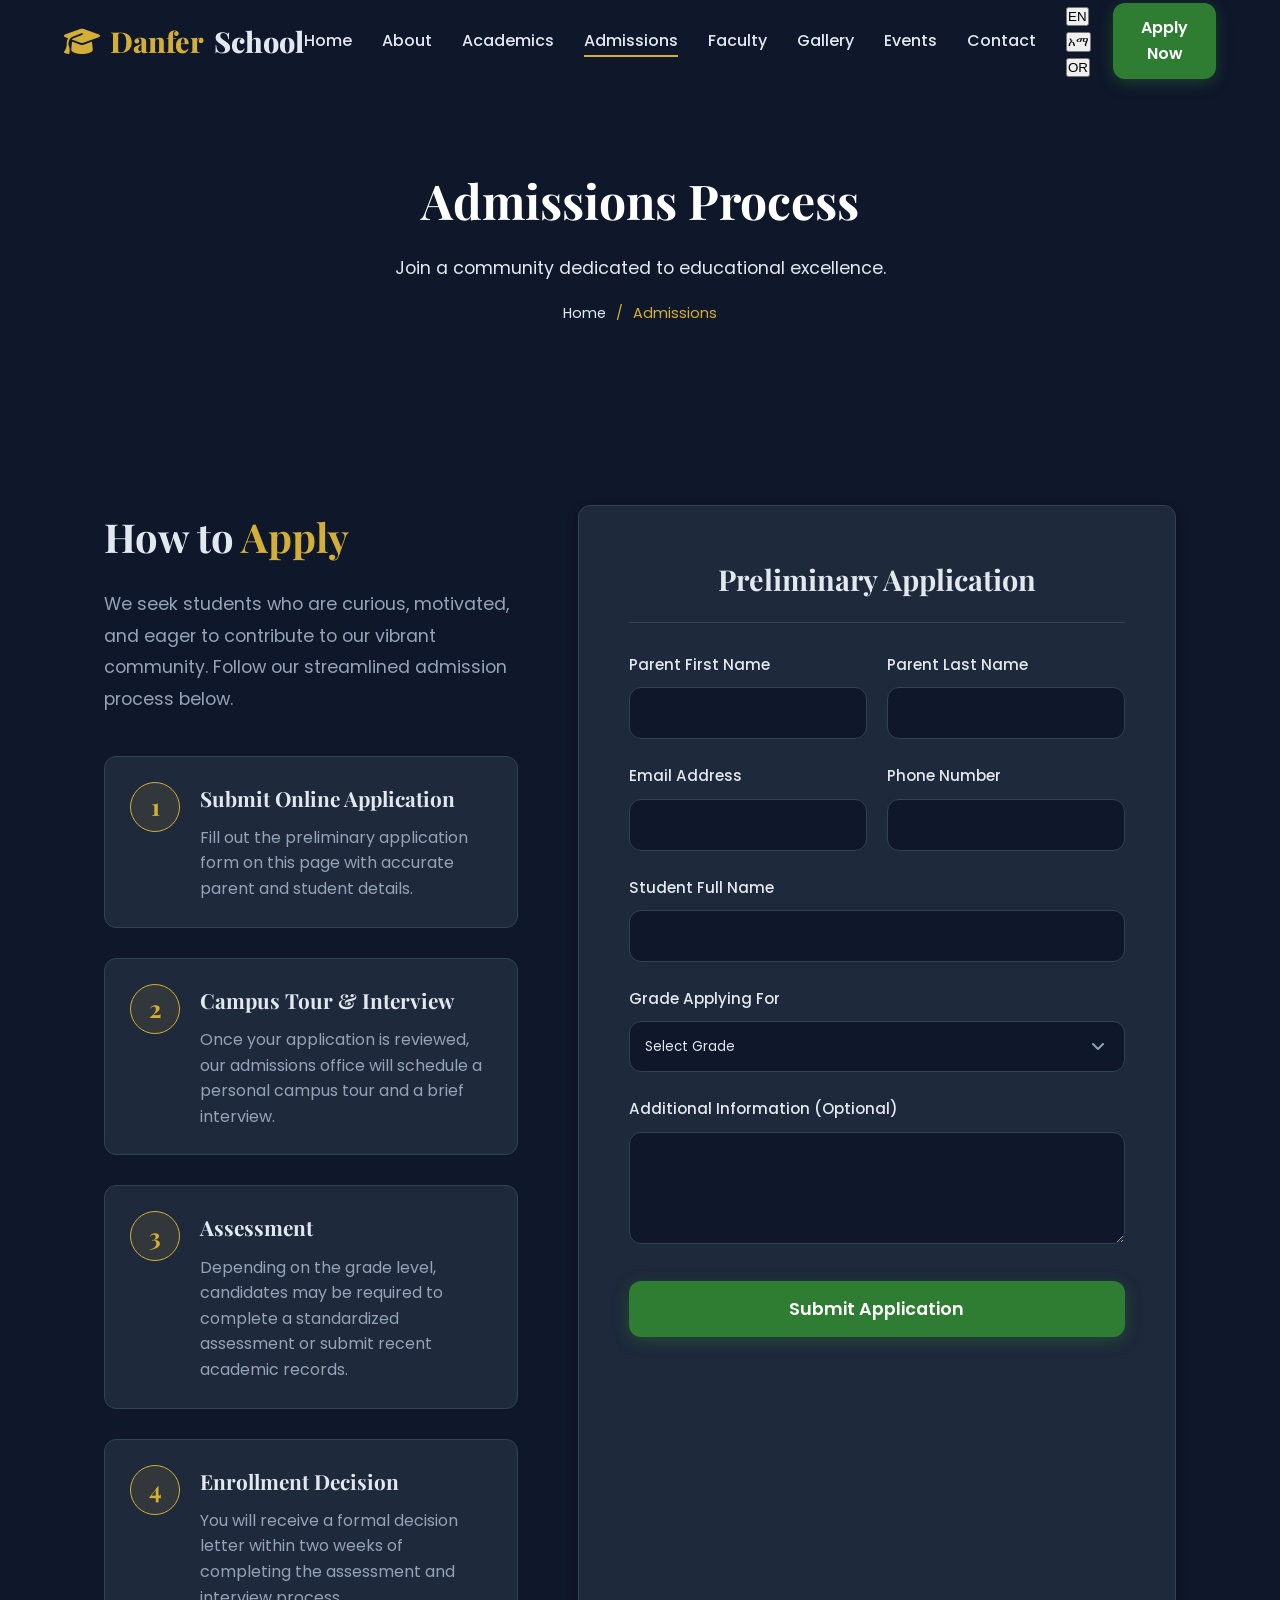
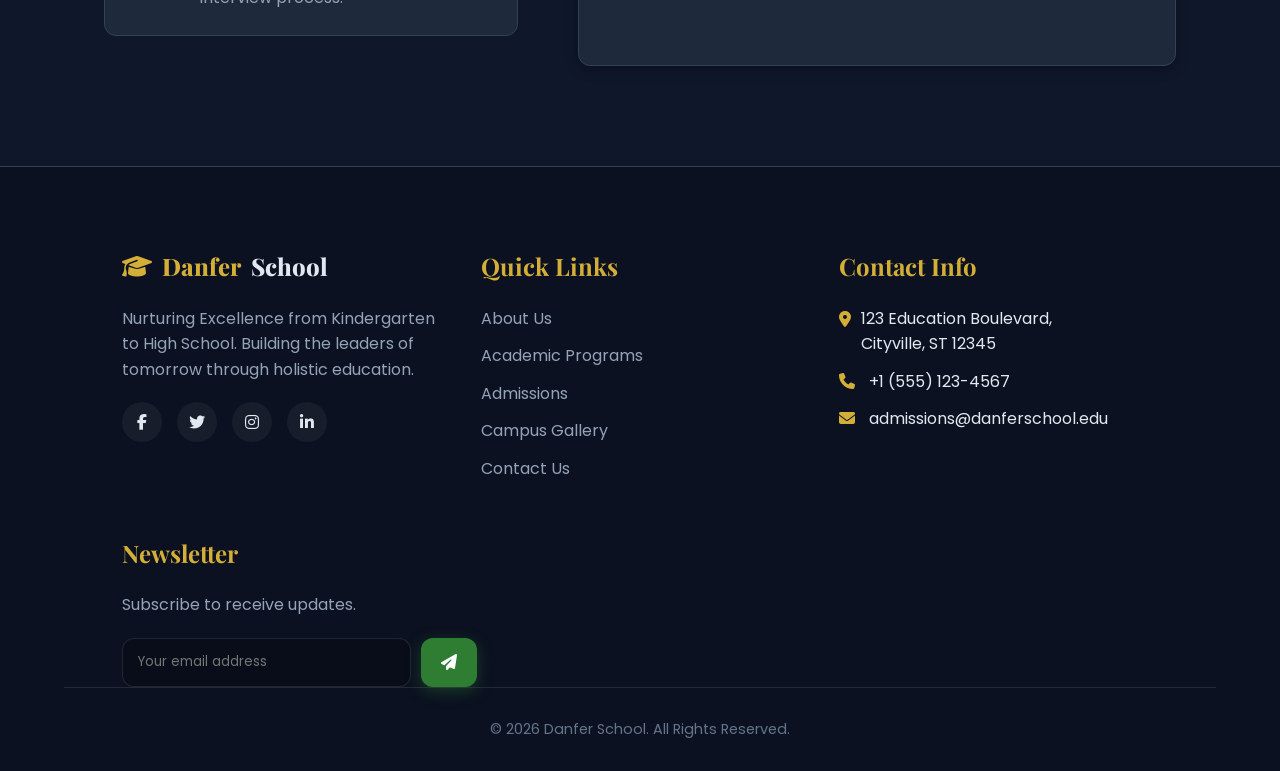
<file: admissions.html>
<!DOCTYPE html>
<html lang="en">
<head>
  <meta charset="UTF-8">
  <meta name="viewport" content="width=device-width, initial-scale=1.0">
  <title>Admissions | Danfer School</title>
  
  <link rel="stylesheet" href="https://cdnjs.cloudflare.com/ajax/libs/font-awesome/6.4.0/css/all.min.css">
  <link rel="stylesheet" href="css/styles.css">
  <style>
    .admissions-container { display: flex; flex-wrap: wrap; gap: 60px; padding: 100px 5%; }
    .admissions-info { flex: 1; min-width: 300px; }
    .admissions-form-wrapper { flex: 1.2; min-width: 350px; background-color: var(--bg-card); padding: 50px; border-radius: var(--radius); border: 1px solid var(--border-color); box-shadow: var(--shadow-soft); position: relative; overflow: hidden; }
    
    .form-group { margin-bottom: 25px; position: relative; }
    .form-group label { display: block; margin-bottom: 10px; font-weight: 500; color: var(--text-main); font-size: 0.95rem; }
    .form-control { width: 100%; padding: 15px; background-color: var(--bg-main); border: 1px solid var(--border-color); border-radius: var(--radius); color: var(--text-main); font-family: 'Poppins', sans-serif; transition: border-color var(--transition), box-shadow var(--transition); }
    .form-control:focus { outline: none; border-color: var(--primary-gold); box-shadow: 0 0 0 4px rgba(212, 175, 55, 0.1); }
    
    .form-row { display: flex; gap: 20px; }
    .form-row .form-group { flex: 1; }
    
    select.form-control { appearance: none; cursor: pointer; }
    .select-wrapper { position: relative; }
    .select-wrapper::after { content: '\f107'; font-family: 'Font Awesome 6 Free'; font-weight: 900; position: absolute; right: 20px; top: 50%; transform: translateY(-50%); color: var(--text-muted); pointer-events: none; }
    
    .error-text { color: var(--primary-red); font-size: 0.85rem; margin-top: 8px; display: none; position: absolute; bottom: -20px; left: 0; }
    .form-group.error .form-control { border-color: var(--primary-red); }
    .form-group.error .error-text { display: block; }
    
    /* Success Overlay */
    .success-message { position: absolute; top: 0; left: 0; width: 100%; height: 100%; background-color: var(--bg-card); display: flex; flex-direction: column; align-items: center; justify-content: center; text-align: center; opacity: 0; visibility: hidden; transition: all 0.5s ease; z-index: 10; padding: 40px; }
    .success-message.show { opacity: 1; visibility: visible; }
    .success-icon { width: 90px; height: 90px; background-color: rgba(76, 175, 80, 0.1); color: var(--primary-green); border-radius: 50%; display: flex; align-items: center; justify-content: center; font-size: 3rem; margin-bottom: 25px; }
    .success-message h3 { font-size: 2rem; color: var(--text-main); margin-bottom: 15px; }
    .success-message p { color: var(--text-muted); margin-bottom: 30px; font-size: 1.1rem; }
    
    .step-list { margin-top: 40px; }
    .step-item { display: flex; gap: 20px; margin-bottom: 30px; background-color: var(--bg-card); padding: 25px; border-radius: var(--radius); border: 1px solid var(--border-color); transition: transform var(--transition), border-color var(--transition); }
    .step-item:hover { transform: translateX(10px); border-color: var(--primary-gold); }
    .step-number { width: 50px; height: 50px; background-color: rgba(212, 175, 55, 0.1); color: var(--primary-gold); border-radius: 50%; display: flex; align-items: center; justify-content: center; font-weight: bold; font-family: 'Playfair Display', serif; font-size: 1.5rem; flex-shrink: 0; border: 1px solid var(--primary-gold); }
    .step-content h4 { font-size: 1.3rem; margin-bottom: 10px; color: var(--text-main); }
    .step-content p { color: var(--text-muted); font-size: 1rem; }
    
    @media (max-width: 768px) {
      .form-row { flex-direction: column; gap: 0; }
    }
  </style>
</head>
<body>
  <!-- Preloader -->
  <div id="preloader"><div class="spinner"></div></div>

  <!-- Header -->
  <header class="notranslate">
    <a href="index.html" class="logo"><i class="fa-solid fa-graduation-cap"></i>Danfer<span>School</span></a>
    <nav>
      <ul class="nav-links">
        <li><a href="index.html">Home</a></li>
        <li><a href="about.html">About</a></li>
        <li><a href="academics.html">Academics</a></li>
        <li><a href="admissions.html">Admissions</a></li>
        <li><a href="faculty.html">Faculty</a></li>
        <li><a href="gallery.html">Gallery</a></li>
        <li><a href="events.html">Events</a></li>
        <li><a href="contact.html">Contact</a></li>
      </ul>
    </nav>
    <div class="nav-actions">
      <div id="google_translate_element" class="custom-translate"></div>
      <div class="lang-switcher notranslate">
        <button class="active-lang" data-lang="en">EN</button>
        <button data-lang="am">አማ</button>
        <button data-lang="om">OR</button>
      </div>
      <a href="admissions.html" class="btn btn-primary">Apply Now</a>
    </div>
    <button id="menuToggle" class="menu-toggle"><i class="fa-solid fa-bars"></i></button>
  </header>

  <!-- Mobile Menu -->
  <div id="mobileMenu" class="mobile-menu notranslate">
    <button id="closeMenu" class="close-menu"><i class="fa-solid fa-xmark"></i></button>
    <ul>
      <li><a href="index.html">Home</a></li>
      <li><a href="about.html">About</a></li>
      <li><a href="academics.html">Academics</a></li>
      <li><a href="admissions.html">Admissions</a></li>
      <li><a href="faculty.html">Faculty</a></li>
      <li><a href="gallery.html">Gallery</a></li>
      <li><a href="events.html">Events</a></li>
      <li><a href="contact.html">Contact</a></li>
    </ul>
  </div>
  <div id="mobileOverlay" class="mobile-overlay" aria-hidden="true"></div>

  <div class="translate-content">

  <!-- Page Header -->
  <div class="page-header" style="background: linear-gradient(rgba(15,23,42,0.8), rgba(15,23,42,0.9)), url('https://images.unsplash.com/photo-1541829070764-84a7d30dd3f3?auto=format&fit=crop&q=80&w=1920') center/cover;">
    <h1 class="reveal">Admissions Process</h1>
    <p class="reveal stagger-1">Join a community dedicated to educational excellence.</p>
    <div class="breadcrumbs reveal stagger-2">
      <a href="index.html">Home</a> / <span>Admissions</span>
    </div>
  </div>

  <section class="admissions-container">
    <div class="admissions-info reveal">
      <h2 style="font-size: 2.5rem; margin-bottom: 20px; font-family: 'Playfair Display', serif;">How to <span style="color: var(--primary-gold);">Apply</span></h2>
      <p style="color: var(--text-muted); font-size: 1.1rem; line-height: 1.8;">We seek students who are curious, motivated, and eager to contribute to our vibrant community. Follow our streamlined admission process below.</p>
      
      <div class="step-list">
        <div class="step-item">
          <div class="step-number">1</div>
          <div class="step-content">
            <h4>Submit Online Application</h4>
            <p>Fill out the preliminary application form on this page with accurate parent and student details.</p>
          </div>
        </div>
        <div class="step-item">
          <div class="step-number">2</div>
          <div class="step-content">
            <h4>Campus Tour & Interview</h4>
            <p>Once your application is reviewed, our admissions office will schedule a personal campus tour and a brief interview.</p>
          </div>
        </div>
        <div class="step-item">
          <div class="step-number">3</div>
          <div class="step-content">
            <h4>Assessment</h4>
            <p>Depending on the grade level, candidates may be required to complete a standardized assessment or submit recent academic records.</p>
          </div>
        </div>
        <div class="step-item">
          <div class="step-number">4</div>
          <div class="step-content">
            <h4>Enrollment Decision</h4>
            <p>You will receive a formal decision letter within two weeks of completing the assessment and interview process.</p>
          </div>
        </div>
      </div>
    </div>
    
    <div class="admissions-form-wrapper reveal stagger-1">
      <h3 style="font-size: 1.8rem; margin-bottom: 30px; font-family: 'Playfair Display', serif; text-align: center; border-bottom: 1px solid var(--border-color); padding-bottom: 20px;">Preliminary Application</h3>
      
      <form id="admissionsForm" novalidate>
        <div class="form-row">
          <div class="form-group">
            <label for="firstName">Parent First Name</label>
            <input type="text" id="firstName" class="form-control" autocomplete="off">
            <span class="error-text">First name is required</span>
          </div>
          <div class="form-group">
            <label for="lastName">Parent Last Name</label>
            <input type="text" id="lastName" class="form-control" autocomplete="off">
            <span class="error-text">Last name is required</span>
          </div>
        </div>
        
        <div class="form-row">
          <div class="form-group">
            <label for="email">Email Address</label>
            <input type="email" id="email" class="form-control" autocomplete="off">
            <span class="error-text">Valid email is required</span>
          </div>
          <div class="form-group">
            <label for="phone">Phone Number</label>
            <input type="tel" id="phone" class="form-control" autocomplete="off">
            <span class="error-text">Valid phone is required</span>
          </div>
        </div>
        
        <div class="form-group">
          <label for="studentName">Student Full Name</label>
          <input type="text" id="studentName" class="form-control" autocomplete="off">
          <span class="error-text">Student name is required</span>
        </div>
        
        <div class="form-group">
          <label for="grade">Grade Applying For</label>
          <div class="select-wrapper">
            <select id="grade" class="form-control">
              <option value="" disabled selected>Select Grade</option>
              <option value="kindergarten">Kindergarten (K1-K3)</option>
              <option value="elementary">Elementary (G1-G8)</option>
              <option value="highschool">High School (G9-G12)</option>
            </select>
          </div>
          <span class="error-text">Please select a grade</span>
        </div>
        
        <div class="form-group" style="margin-bottom: 30px;">
          <label for="message">Additional Information (Optional)</label>
          <textarea id="message" class="form-control" rows="4" style="resize: vertical;"></textarea>
        </div>
        
        <button type="submit" class="btn btn-primary" style="width: 100%; font-size: 1.1rem; padding: 15px;">Submit Application</button>
      </form>
      
      <!-- Success UI Message (Hidden by default) -->
      <div id="successMessage" class="success-message">
        <div class="success-icon"><i class="fa-solid fa-check"></i></div>
        <h3>Application Received!</h3>
        <p>Thank you for choosing Danfer School. Our admissions team will contact you within 48 hours to schedule your campus tour.</p>
        <button id="resetFormBtn" class="btn btn-secondary">Submit Another Application</button>
      </div>
    </div>
  </section>

  <!-- Footer -->
  <footer>
    <div class="footer-grid">
      <div class="footer-col">
        <a href="index.html" class="logo" style="margin-bottom:20px; font-size:1.5rem;"><i class="fa-solid fa-graduation-cap"></i>Danfer<span>School</span></a>
        <p>Nurturing Excellence from Kindergarten to High School. Building the leaders of tomorrow through holistic education.</p>
        <div class="social-icons">
          <a href="#"><i class="fa-brands fa-facebook-f"></i></a>
          <a href="#"><i class="fa-brands fa-twitter"></i></a>
          <a href="#"><i class="fa-brands fa-instagram"></i></a>
          <a href="#"><i class="fa-brands fa-linkedin-in"></i></a>
        </div>
      </div>
      <div class="footer-col">
        <h3>Quick Links</h3>
        <ul>
          <li><a href="about.html">About Us</a></li>
          <li><a href="academics.html">Academic Programs</a></li>
          <li><a href="admissions.html">Admissions</a></li>
          <li><a href="gallery.html">Campus Gallery</a></li>
          <li><a href="contact.html">Contact Us</a></li>
        </ul>
      </div>
      <div class="footer-col">
        <h3>Contact Info</h3>
        <ul>
          <li style="display:flex; gap:10px;"><i class="fa-solid fa-location-dot" style="color:var(--primary-gold); margin-top:5px;"></i> <span>123 Education Boulevard,<br>Cityville, ST 12345</span></li>
          <li><i class="fa-solid fa-phone" style="margin-right:10px; color:var(--primary-gold);"></i> +1 (555) 123-4567</li>
          <li><i class="fa-solid fa-envelope" style="margin-right:10px; color:var(--primary-gold);"></i> admissions@danferschool.edu</li>
        </ul>
      </div>
      <div class="footer-col">
        <h3>Newsletter</h3>
        <p>Subscribe to receive updates.</p>
        <form class="newsletter-form">
          <input type="email" placeholder="Your email address" required>
          <button type="submit" class="btn btn-primary" style="padding:12px 20px;"><i class="fa-solid fa-paper-plane"></i></button>
        </form>
      </div>
    </div>
    <div class="footer-bottom">
      <p>&copy; 2026 Danfer School. All Rights Reserved.</p>
    </div>
  </footer>

  </div>

  <button id="backToTop" class="back-to-top" aria-label="Back to Top"><i class="fa-solid fa-arrow-up"></i></button>
  <script src="js/script.js"></script>
  
  <script>
    // Form Validation Logic
    document.addEventListener('DOMContentLoaded', () => {
      const form = document.getElementById('admissionsForm');
      const inputs = [
        { id: 'firstName', type: 'text' },
        { id: 'lastName', type: 'text' },
        { id: 'email', type: 'email' },
        { id: 'phone', type: 'phone' },
        { id: 'studentName', type: 'text' },
        { id: 'grade', type: 'select' }
      ];
      
      form.addEventListener('submit', (e) => {
        e.preventDefault();
        let isValid = true;
        
        inputs.forEach(inputDef => {
          const element = document.getElementById(inputDef.id);
          const formGroup = element.closest('.form-group');
          const value = element.value.trim();
          
          let hasError = false;
          
          if (!value) {
            hasError = true;
          } else if (inputDef.type === 'email') {
            const emailRegex = /^[^\s@]+@[^\s@]+\.[^\s@]+$/;
            if (!emailRegex.test(value)) hasError = true;
          }
          
          if (hasError) {
            formGroup.classList.add('error');
            isValid = false;
          } else {
            formGroup.classList.remove('error');
          }
        });
        
        if (isValid) {
          // Simulate API call and show success
          const btn = form.querySelector('button[type="submit"]');
          const originalText = btn.innerHTML;
          btn.innerHTML = '<i class="fa-solid fa-spinner fa-spin"></i> Processing...';
          btn.disabled = true;
          
          setTimeout(() => {
            document.getElementById('successMessage').classList.add('show');
            btn.innerHTML = originalText;
            btn.disabled = false;
            form.reset();
          }, 1500);
        }
      });
      
      // Remove class error on input
      inputs.forEach(inputDef => {
        const element = document.getElementById(inputDef.id);
        element.addEventListener('input', () => {
          element.closest('.form-group').classList.remove('error');
        });
        element.addEventListener('change', () => {
          element.closest('.form-group').classList.remove('error');
        });
      });
      
      // Reset Form Button
      document.getElementById('resetFormBtn').addEventListener('click', () => {
        document.getElementById('successMessage').classList.remove('show');
      });
    });
  </script>

  <script>
    function googleTranslateElementInit() {
      new google.translate.TranslateElement({
        pageLanguage: 'en',
        includedLanguages: 'en,am,om',
        layout: google.translate.TranslateElement.InlineLayout.SIMPLE
      }, 'google_translate_element');
    }
  </script>
  <script src="//translate.google.com/translate_a/element.js?cb=googleTranslateElementInit"></script>

  <script>
    // Custom Language Switcher
    document.addEventListener('DOMContentLoaded', () => {
      const langBtns = document.querySelectorAll('.lang-switcher button');
      langBtns.forEach(btn => {
        btn.addEventListener('click', () => {
          const lang = btn.getAttribute('data-lang');
          langBtns.forEach(b => b.classList.remove('active-lang'));
          btn.classList.add('active-lang');
          // Trigger Google Translate
          const select = document.querySelector('.goog-te-combo');
          if (select) {
            select.value = lang;
            select.dispatchEvent(new Event('change'));
          }
        });
      });
    });
  </script>
</body>
</html>
</file>
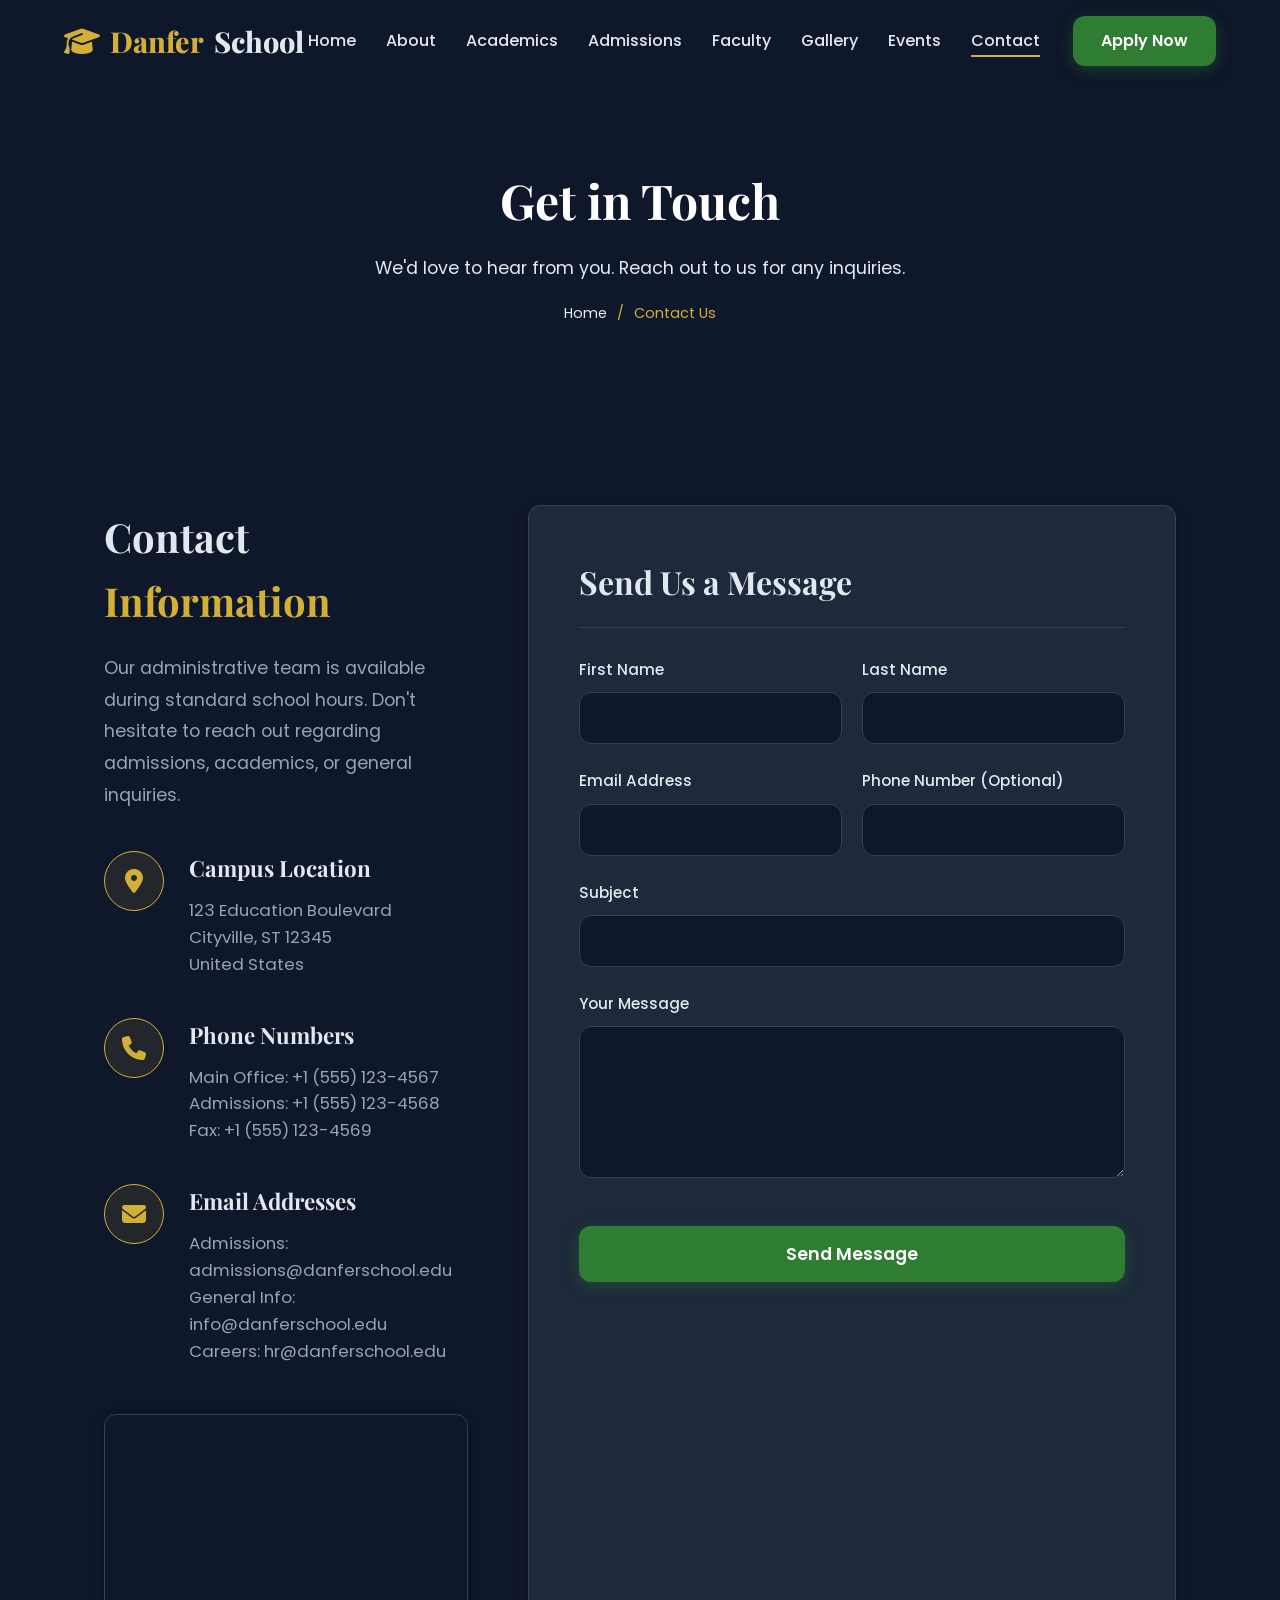
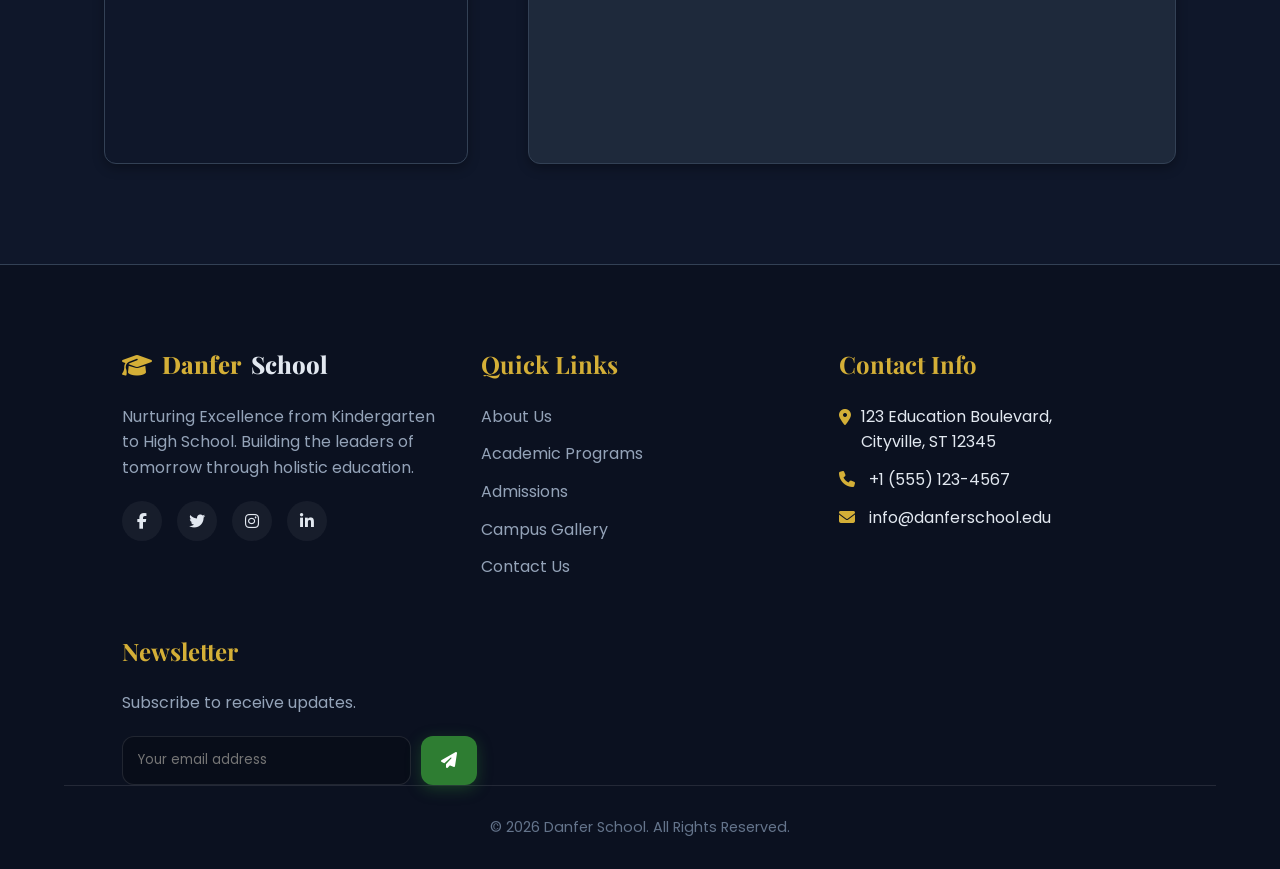
<file: contact.html>
<!DOCTYPE html>
<html lang="en">
<head>
  <meta charset="UTF-8">
  <meta name="viewport" content="width=device-width, initial-scale=1.0">
  <title>Contact Us | Danfer School</title>
  
  <link rel="stylesheet" href="https://cdnjs.cloudflare.com/ajax/libs/font-awesome/6.4.0/css/all.min.css">
  <link rel="stylesheet" href="css/styles.css">
  <style>
    .contact-container { padding: 100px 5%; display: flex; flex-wrap: wrap; gap: 60px; justify-content: space-between; }
    .contact-info { flex: 1; min-width: 300px; max-width: 500px; }
    .contact-form-wrapper { flex: 1.5; min-width: 350px; background-color: var(--bg-card); padding: 50px; border-radius: var(--radius); border: 1px solid var(--border-color); box-shadow: var(--shadow-soft); position: relative; overflow: hidden; }
    
    .info-item { display: flex; gap: 25px; margin-bottom: 40px; align-items: flex-start; }
    .info-icon { width: 60px; height: 60px; background-color: rgba(212, 175, 55, 0.1); color: var(--primary-gold); border-radius: 50%; display: flex; align-items: center; justify-content: center; font-size: 1.5rem; flex-shrink: 0; border: 1px solid var(--primary-gold); transition: transform var(--transition), background-color var(--transition); }
    .info-item:hover .info-icon { transform: translateY(-5px); background-color: var(--primary-gold); color: #0f172a; }
    
    .info-content h3 { font-size: 1.4rem; margin-bottom: 10px; color: var(--text-main); font-family: 'Playfair Display', serif; }
    .info-content p { color: var(--text-muted); line-height: 1.6; font-size: 1.05rem; }
    
    .map-container { width: 100%; height: 350px; border-radius: var(--radius); overflow: hidden; margin-top: 50px; border: 1px solid var(--border-color); box-shadow: var(--shadow-soft); }
    .map-container iframe { width: 100%; height: 100%; border: none; filter: grayscale(20%) contrast(1.2); transition: filter var(--transition); }
    [data-theme="dark"] .map-container iframe { filter: invert(90%) hue-rotate(180deg) brightness(85%) contrast(85%); }
    
    .form-group { margin-bottom: 25px; position: relative; }
    .form-group label { display: block; margin-bottom: 10px; font-weight: 500; color: var(--text-main); font-size: 0.95rem; }
    .form-control { width: 100%; padding: 15px; background-color: var(--bg-main); border: 1px solid var(--border-color); border-radius: var(--radius); color: var(--text-main); font-family: 'Poppins', sans-serif; transition: border-color var(--transition), box-shadow var(--transition); }
    .form-control:focus { outline: none; border-color: var(--primary-gold); box-shadow: 0 0 0 4px rgba(212, 175, 55, 0.1); }
    
    .form-row { display: flex; gap: 20px; }
    .form-row .form-group { flex: 1; }
    
    .error-text { color: var(--primary-red); font-size: 0.85rem; margin-top: 8px; display: none; position: absolute; bottom: -22px; left: 0; }
    .form-group.error .form-control { border-color: var(--primary-red); }
    .form-group.error .error-text { display: block; }
    
    /* Success Overlay */
    .success-overlay { position: absolute; inset: 0; background-color: var(--bg-card); display: flex; flex-direction: column; align-items: center; justify-content: center; text-align: center; opacity: 0; visibility: hidden; transition: all 0.5s ease; z-index: 10; padding: 40px; backdrop-filter: blur(5px); }
    .success-overlay.show { opacity: 1; visibility: visible; }
    .success-icon { width: 90px; height: 90px; background-color: rgba(76, 175, 80, 0.1); color: var(--primary-green); border-radius: 50%; display: flex; align-items: center; justify-content: center; font-size: 3rem; margin-bottom: 25px; }
    .success-overlay h3 { font-size: 2rem; color: var(--text-main); margin-bottom: 15px; font-family: 'Playfair Display', serif; }
    .success-overlay p { color: var(--text-muted); margin-bottom: 30px; font-size: 1.1rem; }
    
    @media (max-width: 768px) {
      .form-row { flex-direction: column; gap: 0; }
      .contact-container { gap: 50px; padding: 60px 5%; }
    }
  </style>
</head>
<body>
  <!-- Preloader -->
  <div id="preloader"><div class="spinner"></div></div>

  <!-- Header -->
  <header class="notranslate">
    <a href="index.html" class="logo"><i class="fa-solid fa-graduation-cap"></i>Danfer<span>School</span></a>
    <nav>
      <ul class="nav-links">
        <li><a href="index.html">Home</a></li>
        <li><a href="about.html">About</a></li>
        <li><a href="academics.html">Academics</a></li>
        <li><a href="admissions.html">Admissions</a></li>
        <li><a href="faculty.html">Faculty</a></li>
        <li><a href="gallery.html">Gallery</a></li>
        <li><a href="events.html">Events</a></li>
        <li><a href="contact.html">Contact</a></li>
      </ul>
    </nav>
    <div class="nav-actions">
      <div id="google_translate_element" class="custom-translate"></div>
      <a href="admissions.html" class="btn btn-primary">Apply Now</a>
    </div>
    <button id="menuToggle" class="menu-toggle"><i class="fa-solid fa-bars"></i></button>
  </header>

  <!-- Mobile Menu -->
  <div id="mobileMenu" class="mobile-menu notranslate">
    <button id="closeMenu" class="close-menu"><i class="fa-solid fa-xmark"></i></button>
    <ul>
      <li><a href="index.html">Home</a></li>
      <li><a href="about.html">About</a></li>
      <li><a href="academics.html">Academics</a></li>
      <li><a href="admissions.html">Admissions</a></li>
      <li><a href="faculty.html">Faculty</a></li>
      <li><a href="gallery.html">Gallery</a></li>
      <li><a href="events.html">Events</a></li>
      <li><a href="contact.html">Contact</a></li>
    </ul>
  </div>
  <div id="mobileOverlay" class="mobile-overlay" aria-hidden="true"></div>

  <div class="translate-content">

  <!-- Page Header -->
  <div class="page-header" style="background: linear-gradient(rgba(15,23,42,0.8), rgba(15,23,42,0.9)), url('https://images.unsplash.com/photo-1541829070764-84a7d30dd3f3?auto=format&fit=crop&q=80&w=1920') center/cover;">
    <h1 class="reveal">Get in Touch</h1>
    <p class="reveal stagger-1">We'd love to hear from you. Reach out to us for any inquiries.</p>
    <div class="breadcrumbs reveal stagger-2">
      <a href="index.html">Home</a> / <span>Contact Us</span>
    </div>
  </div>

  <section class="contact-container">
    
    <!-- Contact Info -->
    <div class="contact-info reveal">
      <h2 style="font-size: 2.5rem; margin-bottom: 20px; font-family: 'Playfair Display', serif;">Contact <span style="color: var(--primary-gold);">Information</span></h2>
      <p style="color: var(--text-muted); font-size: 1.1rem; line-height: 1.8; margin-bottom: 40px;">Our administrative team is available during standard school hours. Don't hesitate to reach out regarding admissions, academics, or general inquiries.</p>
      
      <div class="info-item">
        <div class="info-icon"><i class="fa-solid fa-location-dot"></i></div>
        <div class="info-content">
          <h3>Campus Location</h3>
          <p>123 Education Boulevard<br>Cityville, ST 12345<br>United States</p>
        </div>
      </div>
      
      <div class="info-item">
        <div class="info-icon"><i class="fa-solid fa-phone"></i></div>
        <div class="info-content">
          <h3>Phone Numbers</h3>
          <p>Main Office: +1 (555) 123-4567<br>Admissions: +1 (555) 123-4568<br>Fax: +1 (555) 123-4569</p>
        </div>
      </div>
      
      <div class="info-item">
        <div class="info-icon"><i class="fa-solid fa-envelope"></i></div>
        <div class="info-content">
          <h3>Email Addresses</h3>
          <p>Admissions: admissions@danferschool.edu<br>General Info: info@danferschool.edu<br>Careers: hr@danferschool.edu</p>
        </div>
      </div>
      
      <div class="map-container">
<iframe src="https://www.google.com/maps/embed?pb=!1m17!1m12!1m3!1d3799.1711156492515!2d38.908344174842945!3d8.793254391258978!2m3!1f0!2f0!3f0!3m2!1i1024!2i768!4f13.1!3m2!1m1!2zOMKwNDcnMzUuNyJOIDM4wrA1NCczOS4zIkU!5e1!3m2!1sen!2set!4v1774532905504!5m2!1sen!2set" width="400" height="300" style="border:0;" allowfullscreen="" loading="lazy" referrerpolicy="no-referrer-when-downgrade"></iframe>      </div>
    </div>
    
    <!-- Contact Form -->
    <div class="contact-form-wrapper reveal stagger-1">
      <h3 style="font-size: 2rem; margin-bottom: 30px; font-family: 'Playfair Display', serif; border-bottom: 1px solid var(--border-color); padding-bottom: 20px;">Send Us a Message</h3>
      
      <form id="contactForm" novalidate>
        <div class="form-row">
          <div class="form-group">
            <label for="firstName">First Name</label>
            <input type="text" id="firstName" class="form-control" autocomplete="off">
            <span class="error-text">First name is required</span>
          </div>
          <div class="form-group">
            <label for="lastName">Last Name</label>
            <input type="text" id="lastName" class="form-control" autocomplete="off">
            <span class="error-text">Last name is required</span>
          </div>
        </div>
        
        <div class="form-row">
          <div class="form-group">
            <label for="email">Email Address</label>
            <input type="email" id="email" class="form-control" autocomplete="off">
            <span class="error-text">Valid email is required</span>
          </div>
          <div class="form-group">
            <label for="phone">Phone Number (Optional)</label>
            <input type="tel" id="phone" class="form-control" autocomplete="off">
          </div>
        </div>
        
        <div class="form-group">
          <label for="subject">Subject</label>
          <input type="text" id="subject" class="form-control" autocomplete="off">
          <span class="error-text">Subject is required</span>
        </div>
        
        <div class="form-group" style="margin-bottom: 40px;">
          <label for="message">Your Message</label>
          <textarea id="message" class="form-control" rows="6" style="resize: vertical;"></textarea>
          <span class="error-text">Message is required</span>
        </div>
        
        <button type="submit" class="btn btn-primary" style="width: 100%; font-size: 1.1rem; padding: 15px;">Send Message</button>
      </form>
      
      <!-- Success UI Message (Hidden by default) -->
      <div id="successMessage" class="success-overlay">
        <div class="success-icon"><i class="fa-solid fa-paper-plane"></i></div>
        <h3>Message Sent!</h3>
        <p>Thank you for reaching out. A representative from Danfer School will get back to you within 24 hours.</p>
        <button id="resetFormBtn" class="btn btn-secondary">Send Another Message</button>
      </div>
    </div>
    
  </section>

  <!-- Footer -->
  <footer>
    <div class="footer-grid">
      <div class="footer-col">
        <a href="index.html" class="logo" style="margin-bottom:20px; font-size:1.5rem;"><i class="fa-solid fa-graduation-cap"></i>Danfer<span>School</span></a>
        <p>Nurturing Excellence from Kindergarten to High School. Building the leaders of tomorrow through holistic education.</p>
        <div class="social-icons">
          <a href="#"><i class="fa-brands fa-facebook-f"></i></a>
          <a href="#"><i class="fa-brands fa-twitter"></i></a>
          <a href="#"><i class="fa-brands fa-instagram"></i></a>
          <a href="#"><i class="fa-brands fa-linkedin-in"></i></a>
        </div>
      </div>
      <div class="footer-col">
        <h3>Quick Links</h3>
        <ul>
          <li><a href="about.html">About Us</a></li>
          <li><a href="academics.html">Academic Programs</a></li>
          <li><a href="admissions.html">Admissions</a></li>
          <li><a href="gallery.html">Campus Gallery</a></li>
          <li><a href="contact.html">Contact Us</a></li>
        </ul>
      </div>
      <div class="footer-col">
        <h3>Contact Info</h3>
        <ul>
          <li style="display:flex; gap:10px;"><i class="fa-solid fa-location-dot" style="color:var(--primary-gold); margin-top:5px;"></i> <span>123 Education Boulevard,<br>Cityville, ST 12345</span></li>
          <li><i class="fa-solid fa-phone" style="margin-right:10px; color:var(--primary-gold);"></i> +1 (555) 123-4567</li>
          <li><i class="fa-solid fa-envelope" style="margin-right:10px; color:var(--primary-gold);"></i> info@danferschool.edu</li>
        </ul>
      </div>
      <div class="footer-col">
        <h3>Newsletter</h3>
        <p>Subscribe to receive updates.</p>
        <form class="newsletter-form">
          <input type="email" placeholder="Your email address" required>
          <button type="submit" class="btn btn-primary" style="padding:12px 20px;"><i class="fa-solid fa-paper-plane"></i></button>
        </form>
      </div>
    </div>
    <div class="footer-bottom">
      <p>&copy; 2026 Danfer School. All Rights Reserved.</p>
    </div>
  </footer>

  </div>

  <button id="backToTop" class="back-to-top" aria-label="Back to Top"><i class="fa-solid fa-arrow-up"></i></button>
  <script src="js/script.js"></script>
  
  <script>
    // Form Validation Logic
    document.addEventListener('DOMContentLoaded', () => {
      const form = document.getElementById('contactForm');
      const inputs = [
        { id: 'firstName', type: 'text', required: true },
        { id: 'lastName', type: 'text', required: true },
        { id: 'email', type: 'email', required: true },
        { id: 'subject', type: 'text', required: true },
        { id: 'message', type: 'textarea', required: true }
      ];
      
      form.addEventListener('submit', (e) => {
        e.preventDefault();
        let isValid = true;
        
        inputs.forEach(inputDef => {
          if (!inputDef.required) return;
          
          const element = document.getElementById(inputDef.id);
          const formGroup = element.closest('.form-group');
          const value = element.value.trim();
          
          let hasError = false;
          
          if (!value) {
            hasError = true;
          } else if (inputDef.type === 'email') {
            const emailRegex = /^[^\s@]+@[^\s@]+\.[^\s@]+$/;
            if (!emailRegex.test(value)) hasError = true;
          }
          
          if (hasError) {
            formGroup.classList.add('error');
            isValid = false;
          } else {
            formGroup.classList.remove('error');
          }
        });
        
        if (isValid) {
          // Simulate API call and show success
          const btn = form.querySelector('button[type="submit"]');
          const originalText = btn.innerHTML;
          btn.innerHTML = '<i class="fa-solid fa-spinner fa-spin"></i> Sending...';
          btn.disabled = true;
          
          setTimeout(() => {
            document.getElementById('successMessage').classList.add('show');
            btn.innerHTML = originalText;
            btn.disabled = false;
            form.reset();
          }, 1500);
        }
      });
      
      // Remove error class on input
      inputs.forEach(inputDef => {
        const element = document.getElementById(inputDef.id);
        element.addEventListener('input', () => {
          element.closest('.form-group').classList.remove('error');
        });
      });
      
      // Reset Form Button
      document.getElementById('resetFormBtn').addEventListener('click', () => {
        document.getElementById('successMessage').classList.remove('show');
      });
    });
  </script>

  <script>
    function googleTranslateElementInit() {
      new google.translate.TranslateElement({
        pageLanguage: 'en',
        includedLanguages: 'en,am,om',
        layout: google.translate.TranslateElement.InlineLayout.SIMPLE
      }, 'google_translate_element');
    }
  </script>
  <script src="//translate.google.com/translate_a/element.js?cb=googleTranslateElementInit"></script>
</body>
</html>
</file>
<file: css/styles.css>
@import url('https://fonts.googleapis.com/css2?family=Playfair+Display:ital,wght@0,400..900;1,400..900&family=Poppins:ital,wght@0,100;0,200;0,300;0,400;0,500;0,600;0,700;0,800;0,900;1,100;1,200;1,300;1,400;1,500;1,600;1,700;1,800;1,900&display=swap');

:root {
  --primary-green: #2e7d32;
  --primary-red: #c62828;
  --primary-blue: #1565c0;
  --primary-gold: #d4af37;

  --bg-main: #0f172a;
  --bg-card: #1e293b;
  --bg-light: #f8fafc;

  --text-main: #e2e8f0;
  --text-muted: #94a3b8;
  --text-dark: #0f172a;

  --accent-green: #4caf50;
  --accent-gold: #facc15;

  --border-color: #334155;
  --shadow-soft: 0 4px 12px rgba(0, 0, 0, 0.3);

  --btn-primary: var(--primary-green);
  --btn-secondary: var(--primary-blue);
  --btn-danger: var(--primary-red);
  --btn-text: #ffffff;

  --radius: 12px;
  --transition: 0.3s ease;
}

[data-theme="light"] {
  --bg-main: #f8fafc;
  --bg-card: #ffffff;
  --bg-light: #e2e8f0;

  --text-main: #0f172a;
  --text-muted: #64748b;
  --text-dark: #f8fafc;
  
  --border-color: #cbd5e1;
  --shadow-soft: 0 4px 12px rgba(0, 0, 0, 0.05);
}

* {
  margin: 0;
  padding: 0;
  box-sizing: border-box;
}

body {
  --header-height: 82px;
  font-family: 'Poppins', sans-serif;
  background-color: var(--bg-main);
  color: var(--text-main);
  line-height: 1.6;
  overflow-x: hidden;
  padding-top: var(--header-height);
  transition: background-color var(--transition), color var(--transition);
}

header {
  height: var(--header-height);
}

@media (max-width: 768px) {
  body { --header-height: 76px; padding-top: var(--header-height); }
}

@media (max-width: 480px) {
  body { --header-height: 72px; padding-top: var(--header-height); }
}

h1, h2, h3, h4, h5, h6 {
  font-family: 'Playfair Display', serif;
  font-weight: 700;
  color: var(--text-main);
}
[data-theme="light"] h1, [data-theme="light"] h2, [data-theme="light"] h3, [data-theme="light"] h4, [data-theme="light"] h5, [data-theme="light"] h6 {
  color: var(--text-main);
}

a {
  text-decoration: none;
  color: inherit;
  transition: color var(--transition);
}

ul {
  list-style: none;
}

img {
  max-width: 100%;
  height: auto;
  display: block;
}

/* Preloader */
#preloader {
  position: fixed;
  top: 0;
  left: 0;
  width: 100%;
  height: 100%;
  background-color: var(--bg-main);
  z-index: 9999;
  display: flex;
  justify-content: center;
  align-items: center;
  transition: opacity 0.5s ease, visibility 0.5s ease;
}

#preloader.fade-out {
  opacity: 0;
  visibility: hidden;
}

.spinner {
  width: 50px;
  height: 50px;
  border: 5px solid var(--border-color);
  border-top-color: var(--primary-gold);
  border-radius: 50%;
  animation: spin 1s linear infinite;
}

@keyframes spin {
  to { transform: rotate(360deg); }
}

/* Navbar */
header {
  position: fixed;
  top: 0;
  left: 0;
  width: 100%;
  z-index: 1000;
  padding: 20px 5%;
  display: flex;
  justify-content: space-between;
  align-items: center;
  transition: padding var(--transition), background var(--transition), backdrop-filter var(--transition);
}

header.scrolled {
  padding: 10px 5%;
  background: rgba(15, 23, 42, 0.85);
  backdrop-filter: blur(10px);
  -webkit-backdrop-filter: blur(10px);
  border-bottom: 1px solid var(--border-color);
}
[data-theme="light"] header.scrolled {
  background: rgba(248, 250, 252, 0.85);
}

.logo {
  font-family: 'Playfair Display', serif;
  font-size: 1.8rem;
  font-weight: 800;
  color: var(--primary-gold);
  display: flex;
  align-items: center;
  gap: 10px;
}
.logo span {
  color: var(--text-main);
}

.nav-links {
  display: flex;
  align-items: center;
  gap: 30px;
}

.nav-links li a {
  font-weight: 500;
  font-size: 1rem;
  position: relative;
  padding: 5px 0;
}

.nav-links li a::after {
  content: '';
  position: absolute;
  bottom: 0;
  left: 0;
  width: 0;
  height: 2px;
  background-color: var(--primary-gold);
  transition: width var(--transition);
}

.nav-links li a:hover::after,
.nav-links li a.active::after {
  width: 100%;
}

.nav-actions {
  display: flex;
  align-items: center;
  gap: 15px;
}

.btn {
  display: inline-block;
  padding: 12px 28px;
  border-radius: var(--radius);
  font-weight: 600;
  cursor: pointer;
  text-align: center;
  transition: transform var(--transition), background var(--transition), box-shadow var(--transition);
  border: none;
  font-family: 'Poppins', sans-serif;
  font-size: 1rem;
  text-decoration: none;
}

.btn-primary {
  background-color: var(--btn-primary);
  color: var(--btn-text);
  box-shadow: 0 4px 15px rgba(46, 125, 50, 0.4);
}

.btn-primary:hover {
  transform: translateY(-3px);
  background-color: #388e3c;
  box-shadow: 0 6px 20px rgba(46, 125, 50, 0.6);
  color: #fff;
}

.btn-secondary {
  background-color: transparent;
  color: var(--text-main);
  border: 2px solid var(--primary-gold);
}

.btn-secondary:hover {
  background-color: var(--primary-gold);
  color: var(--bg-main);
  transform: translateY(-3px);
}

/* Theme Toggle */
.theme-toggle {
  background: none;
  border: none;
  color: var(--text-main);
  font-size: 1.2rem;
  cursor: pointer;
  width: 40px;
  height: 40px;
  border-radius: 50%;
  display: flex;
  align-items: center;
  justify-content: center;
  background-color: var(--bg-card);
  transition: background var(--transition), transform var(--transition);
  box-shadow: var(--shadow-soft);
}

.theme-toggle:hover {
  transform: scale(1.1);
  background-color: var(--border-color);
}

/* Mobile Menu Toggle */
.menu-toggle {
  display: none;
  background: none;
  border: none;
  color: var(--text-main);
  font-size: 1.8rem;
  cursor: pointer;
}

.skip-link {
  position: absolute;
  top: -40px;
  left: 0;
  background: var(--primary-gold);
  color: var(--bg-main);
  padding: 10px 16px;
  z-index: 1100;
  transition: top 0.2s ease;
  border-radius: 0 0 8px 0;
  font-weight: 700;
}

.skip-link:focus {
  top: 0;
}

:focus-visible,
button:focus-visible,
a:focus-visible,
input:focus-visible,
textarea:focus-visible,
select:focus-visible {
  outline: 3px solid var(--primary-gold);
  outline-offset: 2px;
}

@media (prefers-reduced-motion: reduce) {
  * {
    animation-duration: 0.01ms !important;
    animation-iteration-count: 1 !important;
    transition-duration: 0.01ms !important;
    scroll-behavior: auto !important;
  }
}

/* Layout Utilities */
section, .page-header {
  padding: 80px 5%;
}

.container-max {
  max-width: 1200px;
  margin: 0 auto;
  width: 100%;
}

.section-title {
  text-align: center;
  margin-bottom: 60px;
}

.section-title h2 {
  font-size: 2.5rem;
  margin-bottom: 15px;
}

.section-title h2 span {
  color: var(--primary-gold);
}

.section-title p {
  color: var(--text-muted);
  max-width: 600px;
  margin: 0 auto;
}

/* Cards Shared Styles */
.card-grid, .footer-grid, .faculty-grid, .gallery-grid, .programs-grid, .bento-grid, .events-container, .contact-container, .admissions-container {
  max-width: 1200px;
  margin-left: auto;
  margin-right: auto;
}

.card-grid {
  display: grid;
  grid-template-columns: repeat(auto-fit, minmax(300px, 1fr));
  gap: 30px;
}

.card {
  background-color: var(--bg-card);
  border-radius: var(--radius);
  padding: 30px;
  border: 1px solid var(--border-color);
  box-shadow: var(--shadow-soft);
  transition: transform var(--transition), box-shadow var(--transition), border-color var(--transition);
  position: relative;
  overflow: hidden;
  display: flex;
  flex-direction: column;
}

.card:hover {
  transform: translateY(-10px);
  box-shadow: 0 10px 25px rgba(0, 0, 0, 0.5);
  border-color: var(--primary-gold);
}
[data-theme="light"] .card:hover {
  box-shadow: 0 10px 25px rgba(0, 0, 0, 0.1);
}

.card-icon {
  font-size: 2.5rem;
  color: var(--primary-gold);
  margin-bottom: 20px;
}

.card-title {
  font-size: 1.5rem;
  margin-bottom: 15px;
  color: var(--text-main);
}

.card p {
  color: var(--text-muted);
  flex-grow: 1;
}

.card-img {
  width: 100%;
  height: 220px;
  object-fit: cover;
  border-radius: var(--radius) var(--radius) 0 0;
  margin: -30px -30px 20px -30px;
  width: calc(100% + 60px);
}

/* Footer */
footer {
  background-color: #0b1120;
  padding: 80px 5% 30px;
  border-top: 1px solid var(--border-color);
  color: #e2e8f0;
}
[data-theme="light"] footer {
  background-color: #0f172a;
  color: #f8fafc;
}

.footer-grid {
  display: grid;
  grid-template-columns: repeat(auto-fit, minmax(250px, 1fr));
  gap: 40px;
  margin-bottom: 40px;
}

.footer-col h3 {
  font-size: 1.5rem;
  color: var(--primary-gold);
  margin-bottom: 20px;
}

.footer-col p {
  color: #94a3b8;
  margin-bottom: 15px;
}

.footer-col ul li {
  margin-bottom: 12px;
}

.footer-col ul li a {
  color: #94a3b8;
  transition: color var(--transition), padding-left var(--transition);
}

.footer-col ul li a:hover {
  color: var(--primary-gold);
  padding-left: 5px;
}

.social-icons {
  display: flex;
  gap: 15px;
  margin-top: 20px;
}

.social-icons a {
  display: flex;
  align-items: center;
  justify-content: center;
  width: 40px;
  height: 40px;
  background-color: rgba(255,255,255,0.05);
  border-radius: 50%;
  color: #e2e8f0;
  transition: background var(--transition), transform var(--transition);
}

.social-icons a:hover {
  background-color: var(--primary-gold);
  transform: translateY(-3px);
  color: #0f172a;
}

.newsletter-form {
  display: flex;
  gap: 10px;
  margin-top: 20px;
}

.newsletter-form input {
  flex: 1;
  padding: 12px 15px;
  border-radius: var(--radius);
  border: 1px solid rgba(255,255,255,0.1);
  background-color: rgba(0,0,0,0.2);
  color: #e2e8f0;
  outline: none;
  font-family: 'Poppins', sans-serif;
}

.newsletter-form input:focus {
  border-color: var(--primary-gold);
}

.footer-bottom {
  text-align: center;
  padding-top: 30px;
  border-top: 1px solid rgba(255,255,255,0.1);
  color: #64748b;
  font-size: 0.9rem;
}

/* Animations - Reveal */
.reveal {
  opacity: 0;
  transform: translateY(50px);
  transition: all 0.8s ease;
}

.reveal.active {
  opacity: 1;
  transform: translateY(0);
}

.stagger-1 { transition-delay: 0.1s; }
.stagger-2 { transition-delay: 0.2s; }
.stagger-3 { transition-delay: 0.3s; }
.stagger-4 { transition-delay: 0.4s; }

/* Mobile Menu Styles */
.mobile-menu {
  position: fixed;
  top: 0;
  right: -100%;
  width: 100%;
  height: 100vh;
  background-color: var(--bg-main);
  z-index: 1200;
  display: flex;
  flex-direction: column;
  justify-content: center;
  align-items: center;
  transition: right 0.4s cubic-bezier(0.77, 0, 0.175, 1);
}

.mobile-overlay {
  position: fixed;
  inset: 0;
  background: rgba(0,0,0,0.5);
  opacity: 0;
  visibility: hidden;
  transition: opacity var(--transition);
  z-index: 1150;
}

.mobile-overlay.open {
  opacity: 1;
  visibility: visible;
}

.mobile-menu.open {
  right: 0;
}

.mobile-menu ul {
  text-align: center;
  margin-bottom: 40px;
}

.mobile-menu ul li {
  margin: 25px 0;
}

.mobile-menu ul li a {
  font-size: 1.8rem;
  font-family: 'Playfair Display', serif;
  color: var(--text-main);
  transition: color var(--transition);
}

.mobile-menu ul li a:hover {
  color: var(--primary-gold);
}

.close-menu {
  position: absolute;
  top: 30px;
  right: 5%;
  background: none;
  border: none;
  color: var(--text-main);
  font-size: 2.5rem;
  cursor: pointer;
}

/* Back to top */
.back-to-top {
  position: fixed;
  bottom: 30px;
  right: 30px;
  width: 50px;
  height: 50px;
  background-color: var(--primary-gold);
  color: #0f172a;
  border-radius: 50%;
  display: flex;
  align-items: center;
  justify-content: center;
  font-size: 1.2rem;
  cursor: pointer;
  opacity: 0;
  visibility: hidden;
  transition: all var(--transition);
  z-index: 900;
  border: none;
  box-shadow: var(--shadow-soft);
}

.back-to-top.show {
  opacity: 1;
  visibility: visible;
}

.back-to-top:hover {
  transform: translateY(-5px);
  background-color: #eab308;
}

/* Page Header Shared */
.page-header {
  padding-top: 150px;
  padding-bottom: 80px;
  background: linear-gradient(rgba(15,23,42,0.8), rgba(15,23,42,0.9)), url('../assets/images/placeholder.jpg') center/cover;
  text-align: center;
  position: relative;
}

.hero-modern {
  padding-top: 160px;
  padding-bottom: 80px;
  position: relative;
  z-index: 1;
}

.announcement-banner {
  position: relative;
  z-index: 2;
  margin-top: 8px;
}

header {
  z-index: 1101;
}
[data-theme="light"] .page-header {
  background: linear-gradient(rgba(46, 125, 50, 0.85), rgba(46, 125, 50, 0.9)), url('../assets/images/placeholder.jpg') center/cover;
}

.page-header h1 {
  font-size: 3.5rem;
  margin-bottom: 15px;
  color: #ffffff;
}

.page-header p {
  font-size: 1.1rem;
  color: #e2e8f0;
  max-width: 600px;
  margin: 0 auto;
}

/* Breadcrumbs */
.breadcrumbs {
  margin-top: 20px;
  display: flex;
  justify-content: center;
  gap: 10px;
  color: var(--primary-gold);
  font-size: 0.9rem;
}

.breadcrumbs a {
  color: #e2e8f0;
}
.breadcrumbs a:hover {
  text-decoration: underline;
}

/* Responsive */
@media (max-width: 1099px) {
  .nav-links, .nav-actions .btn {
    display: none;
  }
  
  .menu-toggle {
    display: block;
  }

  .nav-actions {
    gap: 10px;
  }
}

@media (max-width: 768px) {
  .section-title h2 {
    font-size: 2rem;
  }
  
  .page-header h1 {
    font-size: 2.5rem;
  }
  
  .card-grid {
    grid-template-columns: 1fr;
  }
  
  section {
    padding: 60px 5%;
  }
}

/* Precise Breakpoints & Responsive Architecture */
html, body {
  overflow-x: hidden;
  min-width: 320px;
}

header {
  width: 100%;
  padding: 15px 5%;
}

section, .page-header {
  padding: 80px 5%;
}

.container-max {
  max-width: 1200px;
  margin: 0 auto;
  width: 100%;
}

.section-title {
  text-align: center;
  margin-bottom: 60px;
}

@media (max-width: 1280px) {
  .container, .card-grid, .footer-grid, .faculty-grid, .gallery-grid, .programs-grid, .bento-grid, .events-container, .contact-container, .admissions-container {
    padding-left: 5%;
    padding-right: 5%;
    max-width: 1200px;
    margin: 0 auto;
  }

  .page-header h1 {
    font-size: 3rem;
  }
}

@media (max-width: 1024px) {
  .section-title h2 { font-size: 2.3rem; }
  .nav-links { gap: 15px; }
  .bento-grid { grid-template-columns: repeat(2, 1fr); }
}

@media (max-width: 768px) {
  .nav-links, .nav-actions { display: none; }
  .menu-toggle { display: block; }

  section, .page-header {
    padding: 40px 5% !important;
  }

  .hero-modern {
    padding-top: 120px !important;
  }

  .page-header h1 { font-size: 2.2rem !important; }
  .section-title h2 { font-size: 2rem !important; }
  .section-title { margin-bottom: 30px; }

  .card-grid, .footer-grid, .faculty-grid, .gallery-grid, .programs-grid, .bento-grid {
    grid-template-columns: 1fr !important;
    gap: 20px !important;
  }

  .bento-large, .bento-wide, .bento-square {
    grid-column: span 1 !important;
    grid-row: span 1 !important;
    min-height: 220px !important;
  }

  .card-img, .faculty-img, .news-img, .program-image {
    height: auto !important;
    width: 100% !important;
    max-width: 100% !important;
    margin: 0 !important;
  }

  .program-section, .info-item, .event-card, .notice-banner {
    flex-direction: column !important;
    align-items: flex-start !important;
  }
  .program-section:nth-child(even) {
    flex-direction: column !important;
  }

  .admissions-info, .admissions-form-wrapper, .contact-info, .contact-form-wrapper, .upcoming-events, .latest-news {
    width: 100% !important;
    min-width: 100% !important;
  }

  .btn {
    width: 100% !important;
    display: block !important;
    text-align: center !important;
    margin-bottom: 15px;
  }

  .hero-btns {
    display: flex;
    flex-direction: column;
    width: 100%;
    gap: 12px;
  }

  .search-filter-section { flex-direction: column; align-items: stretch; }
  .search-box { max-width: 100%; margin-bottom: 10px; }
  .gallery-filters { overflow-x: auto; white-space: nowrap; padding-bottom: 10px; justify-content: flex-start; }
}

@media (max-width: 480px) {
  section, .page-header {
    padding: 30px 5% !important;
  }

  .logo { font-size: 1.5rem; }
  .hero-title { font-size: 2rem !important; }
  .section-title h2 { font-size: 1.8rem !important; }
  .page-header p { font-size: 0.95rem; }

  .event-date {
    padding: 15px !important;
    min-width: unset !important;
    width: 100% !important;
    flex-direction: row !important;
    justify-content: space-between !important;
  }
}

/* --- Google Translate Customization --- */

/* Hide the top translation bar */
.goog-te-banner-frame, .skiptranslate {
  display: none !important;
}
body {
  top: 0 !important;
}

/* Style the widget container */
.custom-translate {
  margin-right: 15px;
}
@media (max-width: 768px) {
  .custom-translate {
    margin-right: 0;
    margin-bottom: 15px;
    width: 100%;
  }
}

/* Style the simple dropdown */
.goog-te-gadget-simple {
  background-color: rgba(255,255,255,0.05) !important;
  border: 1px solid rgba(255,255,255,0.15) !important;
  padding: 8px 15px !important;
  border-radius: 30px !important;
  font-size: 0.9rem !important;
  display: flex !important;
  align-items: center !important;
  gap: 8px !important;
  transition: background-color var(--transition), border-color var(--transition);
  cursor: pointer;
}
.goog-te-gadget-simple:hover {
  background-color: rgba(212,175,55,0.1) !important;
  border-color: var(--primary-gold) !important;
}
[data-theme="light"] .goog-te-gadget-simple {
  background-color: rgba(0,0,0,0.02) !important;
  border: 1px solid rgba(0,0,0,0.1) !important;
}
[data-theme="light"] .goog-te-gadget-simple:hover {
  background-color: rgba(212,175,55,0.05) !important;
}

/* Hide Google logo inside dropdown */
.goog-te-gadget-simple img {
  display: none !important;
}

/* Style the text and remove separators */
.goog-te-menu-value span {
  color: var(--text-main) !important;
  border-left: none !important;
  font-family: 'Poppins', sans-serif !important;
  font-weight: 500 !important;
}
.goog-te-menu-value span:nth-child(5) {
  display: none !important;
}
.goog-te-menu-value span:nth-child(3) {
  border-left: none !important;
}

/* Hover highlights override */
.goog-text-highlight {
  background-color: transparent !important;
  box-shadow: none !important;
}
</file>
